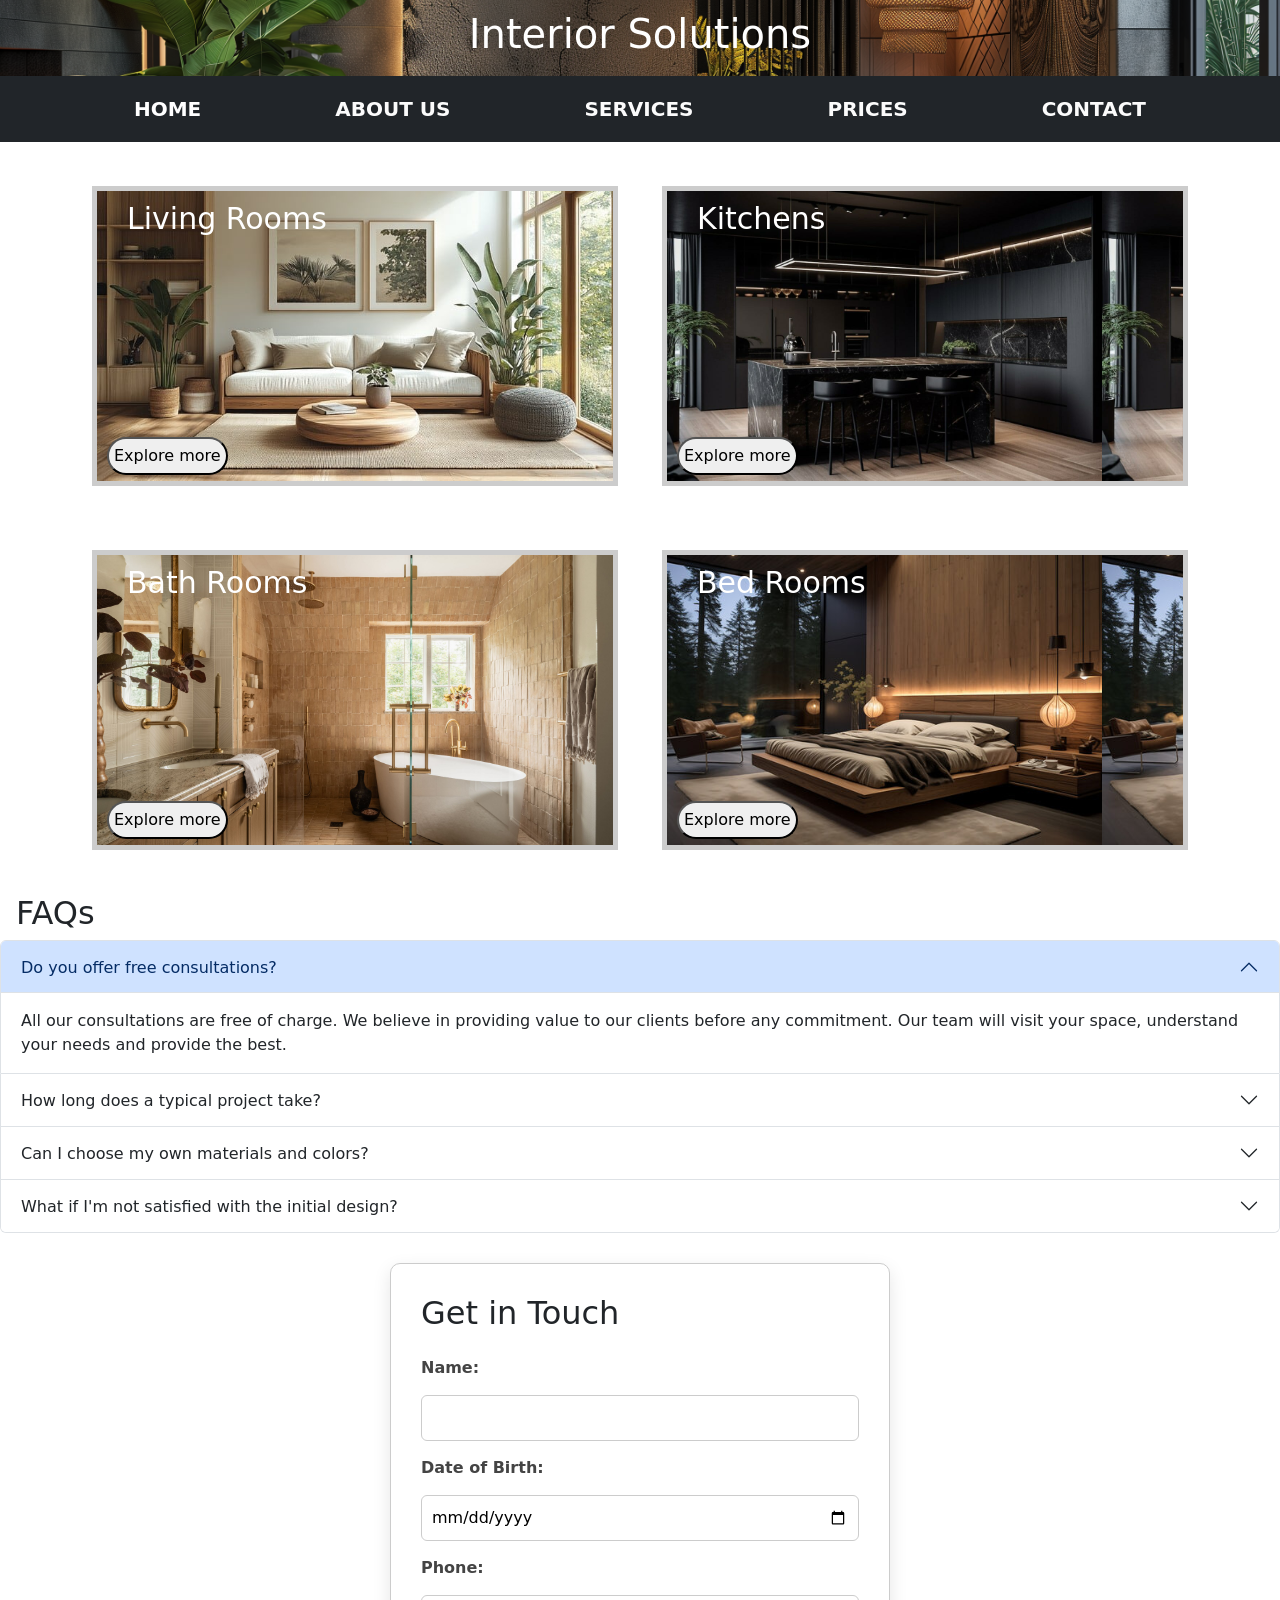
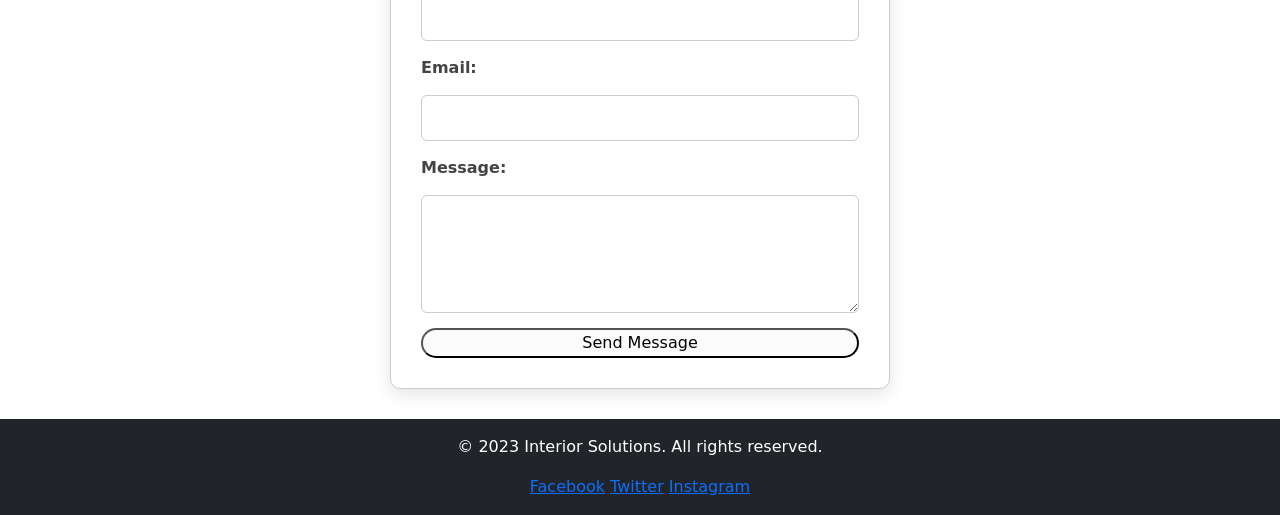
<file: index.html>
<!DOCTYPE html>
<html lang="en">
<head>
    <meta charset="UTF-8">
    <meta name="viewport" content="width=device-width, initial-scale=1.0">
    <link rel="stylesheet" href="style.css">
    <title>Document</title>
    <link href="https://cdn.jsdelivr.net/npm/bootstrap@5.3.0-alpha1/dist/css/bootstrap.min.css" rel="stylesheet">
    
</head>
<body>
    <header class="title">
        <h1>Interior Solutions</h1>
    </header> 

    <nav class="navbar navbar-center navbar-expand-lg navbar-dark bg-dark sticky-top">
        <div class="container-fluid px-2">
            <button class="navbar-toggler" type="button" data-bs-toggle="collapse" data-bs-target="#navbarNav"
                aria-controls="navbarNav" aria-expanded="false" aria-label="Toggle navigation">
                <span class="navbar-toggler-icon"></span>
            </button>
            <div class="collapse navbar-collapse" id="navbarNav">
                <ul class="navbar-nav d-flex justify-content-evenly w-100 fs-5">
                    <li class="nav-item">
                        <a class="nav-link active" href="#">Home</a>
                    </li>
                    <li class="nav-item">
                        <a class="nav-link" href="#">About Us</a>
                    </li>
                    <li class="nav-item">
                        <a class="nav-link" href="#">Services</a>
                    </li>
                    <li class="nav-item">
                        <a class="nav-link" href="#">Prices</a>
                    </li>
                    <li class="nav-item">
                        <a class="nav-link" href="#">Contact</a>
                    </li>
                </ul>
            </div>
        </div>
    </nav>
    <div class="container my-4">
        <div class="row g-4">
            <div class="col-md-6">
                <section class="box livingroom">
                    <h2>Living Rooms</h2>
                    <button class="tinybox"> Explore more </button>
                </section>
            </div>
            <div class="col-md-6">
                <section class="box kitchen">
                    <h2>Kitchens </h2>
                    <button class="tinybox"> Explore more </button>
                </section>
            </div>
            <div class="col-md-6">
                <section class="box bathroom">
                    <h2>Bath Rooms </h2>
                    <button class="tinybox"> Explore more </button>
                </section>
            </div>
            <div class="col-md-6">
                <section class="box bedroom">
                    <h2>Bed Rooms </h2>
                    <button class="tinybox"> Explore more </button>
                </section>
            </div>
        </div>
    </div>

    <h2 class="px-3">FAQs</h2>
    <div class="accordion" id="accordionExample">
        <div class="accordion-item">
            <h2 class="accordion-header" id="headingOne">
                <button class="accordion-button" type="button" data-bs-toggle="collapse"
                    data-bs-target="#collapseOne" aria-expanded="true" aria-controls="collapseOne">
                    Do you offer free consultations?
                </button>
            </h2>
            <div id="collapseOne" class="accordion-collapse collapse show" aria-labelledby="headingOne"
                data-bs-parent="#accordionExample">
                <div class="accordion-body">
                    All our consultations are free of charge. We believe in providing value to our clients
                    before any commitment. Our team will visit your space, understand your needs and provide the best.
                </div>
            </div>
        </div>
        <div class="accordion-item">
            <h2 class="accordion-header" id="headingTwo">
                <button class="accordion-button collapsed" type="button" data-bs-toggle="collapse"
                    data-bs-target="#collapseTwo" aria-expanded="false" aria-controls="collapseTwo">
                    How long does a typical project take?
                </button>
            </h2>
            <div id="collapseTwo" class="accordion-collapse collapse" aria-labelledby="headingTwo"
                data-bs-parent="#accordionExample">
                <div class="accordion-body">
                    The timeline depends on the size and complexity of the project but most interior design jobs take 
                    between 2 to 6 weeks. During our consultation, we will give you a clear schedule and keep you updated 
                    throughout the process.
                </div>
            </div>
        </div>
        <div class="accordion-item">
            <h2 class="accordion-header" id="headingThree">
                <button class="accordion-button collapsed" type="button" data-bs-toggle="collapse"
                    data-bs-target="#collapseThree" aria-expanded="false" aria-controls="collapseThree">
                    Can I choose my own materials and colors?
                </button>
            </h2>
            <div id="collapseThree" class="accordion-collapse collapse" aria-labelledby="headingThree"
                data-bs-parent="#accordionExample">
                <div class="accordion-body">
                    Absolutely! We work closely with you to understand your style and preferences. While we offer expert 
                    recommendations, the final choice of materials, colors and finishes is always yours.
                </div>
            </div>
        </div>
        <div class="accordion-item">
            <h2 class="accordion-header" id="headingFour">
                <button class="accordion-button collapsed" type="button" data-bs-toggle="collapse"
                    data-bs-target="#collapseFour" aria-expanded="false" aria-controls="collapseFour">
                    What if I'm not satisfied with the initial design?
                </button>
            </h2>
            <div id="collapseFour" class="accordion-collapse collapse" aria-labelledby="headingFour"
                data-bs-parent="#accordionExample">
                <div class="accordion-body">
                    Your satisfaction is our priority. If you're not happy with the first design proposal, we will revise it 
                    based on your feedback until it aligns with your vision at no extra cost.
                </div>
            </div>
        </div>
    </div>

    <form class = "contact-form">
        <h2> Get in Touch </h2>
        <label> Name: </label>
        <input type="text" name="name" required>

        <label> Date of Birth: </label>
        <input type="date" name="dob" required>

        <label> Phone: </label> 
        <input type="tel" name="phone" required>

        <label> Email: </label>
        <input type="email" name="email" required> 

        <label> Message: </label>
        <textarea name="message" rows="4" required></textarea> 

        <button class="submit">Send Message</button>

    </form>

    <footer class="footer bg-dark text-white text-center py-3">
        <p>© 2023 Interior Solutions. All rights reserved.</p>
        <div class="social-media">
            <a href="#">Facebook</a>
            <a href="#">Twitter</a>
            <a href="#">Instagram</a>
        </div>
    </footer>

    <script src="https://cdn.jsdelivr.net/npm/@popperjs/core@2.11.6/dist/umd/popper.min.js"></script>
    <script src="https://cdn.jsdelivr.net/npm/bootstrap@5.3.0-alpha1/dist/js/bootstrap.min.js"></script>
</body>
</html>
</file>
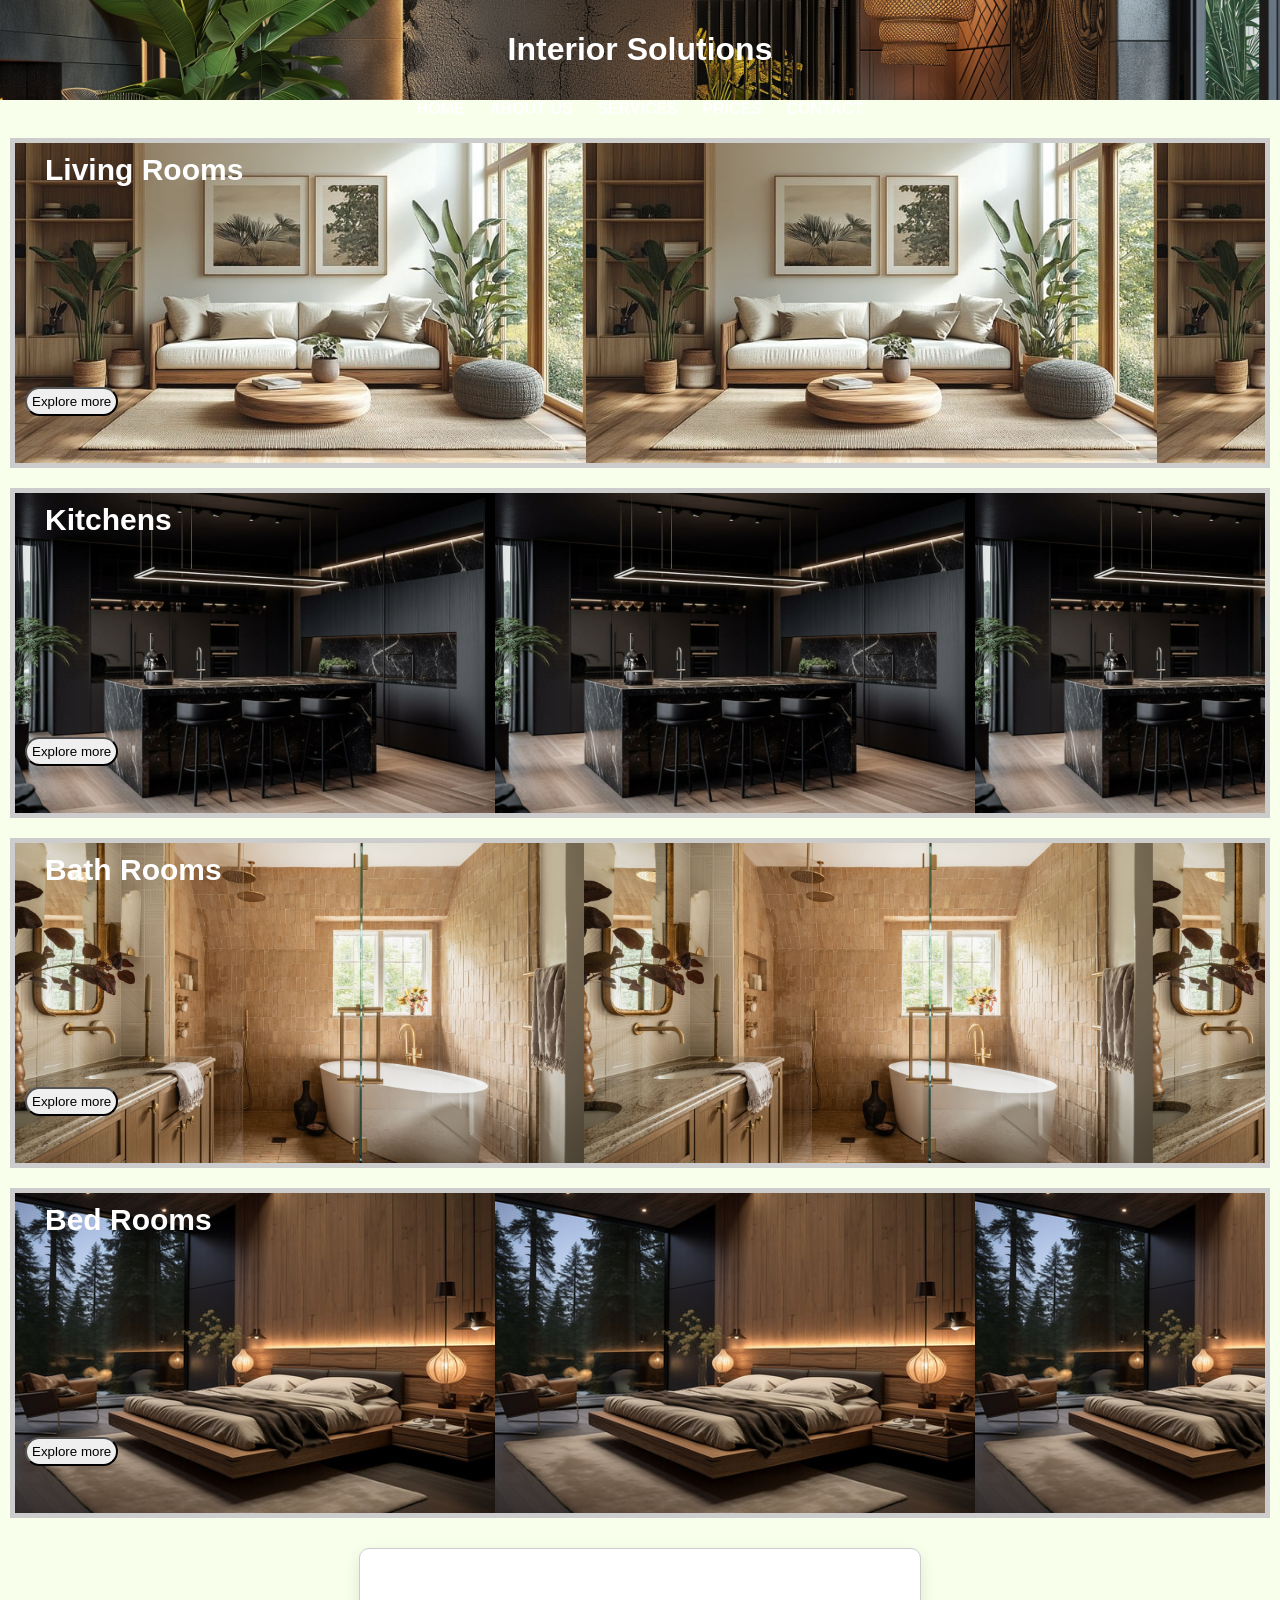
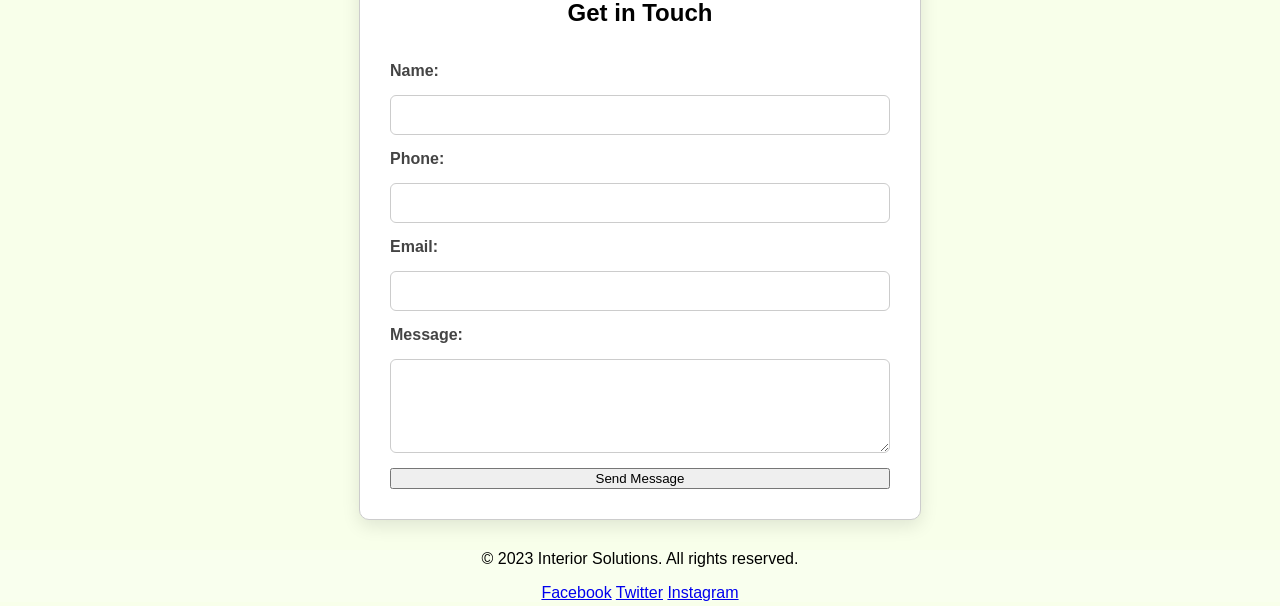
<file: main.html>
<!DOCTYPE html>
<html lang="en">
<head>
    <meta charset="UTF-8">
    <meta name="viewport" content="width=device-width, initial-scale=1.0">
    <link rel="stylesheet" href="style.css">
    <title>Document</title>
</head>
<body>
    <header class="title">
        <h1>Interior Solutions</h1>
    </header> 

    <nav class="navbar">
            <a href=#>Home</a>
            <a href=#>About Us</a>
            <a href=#>Services</a>
            <a href=#>Prices</a>
            <a href=#>Contact</a>
    </nav>
    
    <section class="box livingroom">
        <h2>Living Rooms</h2>
        <button class="tinybox"> Explore more </button>
    </section>

    <section class="box kitchen">
        <h2>Kitchens </h2>
        <button class="tinybox"> Explore more </button>
    </section>

    <section class="box bathroom">
        <h2>Bath Rooms </h2>
        <button class="tinybox"> Explore more </button>
    </section>

    <section class="box bedroom">
        <h2>Bed Rooms </h2>
        <button class="tinybox"> Explore more </button>
    </section>

    <form class = "contact-form">
        <h2> Get in Touch </h2>
        <label> Name: </label>
        <input type="text" name="name" required>
    
        <label> Phone: </label> 
        <input type="tel" name="phone" required>

        <label> Email: </label>
        <input type="email" name="email" required> 

        <label> Message: </label>
        <textarea name="message" rows="4" required></textarea> 

        <button type="submit">Send Message</button>

    </form>

    <footer>
        <p>© 2023 Interior Solutions. All rights reserved.</p>
        <div class="social-media">
            <a href="#">Facebook</a>
            <a href="#">Twitter</a>
            <a href="#">Instagram</a>
        </div>
    </footer>
</body>
</html>
</file>
<file: style.css>
body {
    font-family: Arial, sans-serif;
    margin: 0;
    padding: 0px;
    text-align: center;
    background-color: #f8ffea;
}

.title{
    background-image: url(1347182.png);
    background-size: cover;
    background-position: center;
    padding: 10px 0px 10px 0px;
}

header {
    margin: 0px;
    color: rgb(255, 255, 255);
    text-align: center;
}


.navbar a {
    color: rgba(255, 255, 255, 0.985);
    padding: 10px;
    text-decoration: none;
    text-transform: uppercase;
    font-weight: bold;
}

form.contact-form {
    display: flex;
    flex-direction: column;
    gap: 15px;
    max-width: 500px;
    margin: 30px auto;
    padding: 30px;
    border-radius: 10px;
    background-color: #ffffff;
    border: 1px solid #ccc;
    box-shadow: 0 6px 18px rgba(0, 0, 0, 0.1);
}

form.contact-form label {
    text-align: left;
    font-weight: bold;
    color: #444;
}

form.contact-form input,
form.contact-form textarea {
    padding: 10px;
    border: 1px solid #ccc;
    border-radius: 6px;
    font-size: 1rem;
    transition: border-color 0.3s;
    width: 100%;
    box-sizing: border-box;
}

button.submit:hover {
    background-color: #f0f0f0;
    cursor: pointer;
}
form.contact-form .submit:active {
    background-color: #004494;
    transform: scale(0.98);
}
.submit {
    background-color: #f0f0f04a;
    border-radius: 30px;
}

.box{
    border: 5px solid #ccc;
    margin: 20px 10px;
    text-align: left;
    padding: 10px;
    color: #ffffff;
    height: 300px; 
    background-repeat: repeat-x;
    background-position: 0 0;
    background-size: auto 100%;
    animation: moveBackground 20s linear infinite;
}

@keyframes moveBackground {
  0% {
    background-position: 0 0;
  }
  100% {
    background-position: 100% 0;
  }

}
.box h2{
    margin: 0px 20px 200px 20px;
    font-size: 30px;
}

.livingroom {
    background-image: url("livingroom.jpg");
}

.kitchen {
    background-image: url("kitchen.jpg");
}

.bathroom {
    background-image: url("bathroom.jpg");
}

.bedroom {
    background-image: url("bedroom.jpg");
}

.tinybox{
    border-radius: 50px;
    margin: 0px;
    padding: 5px;
}

.tinybox:hover {
    background-color: #ffffff;
}

footer{
    background-color: #fffffe2d;
}
</file>
